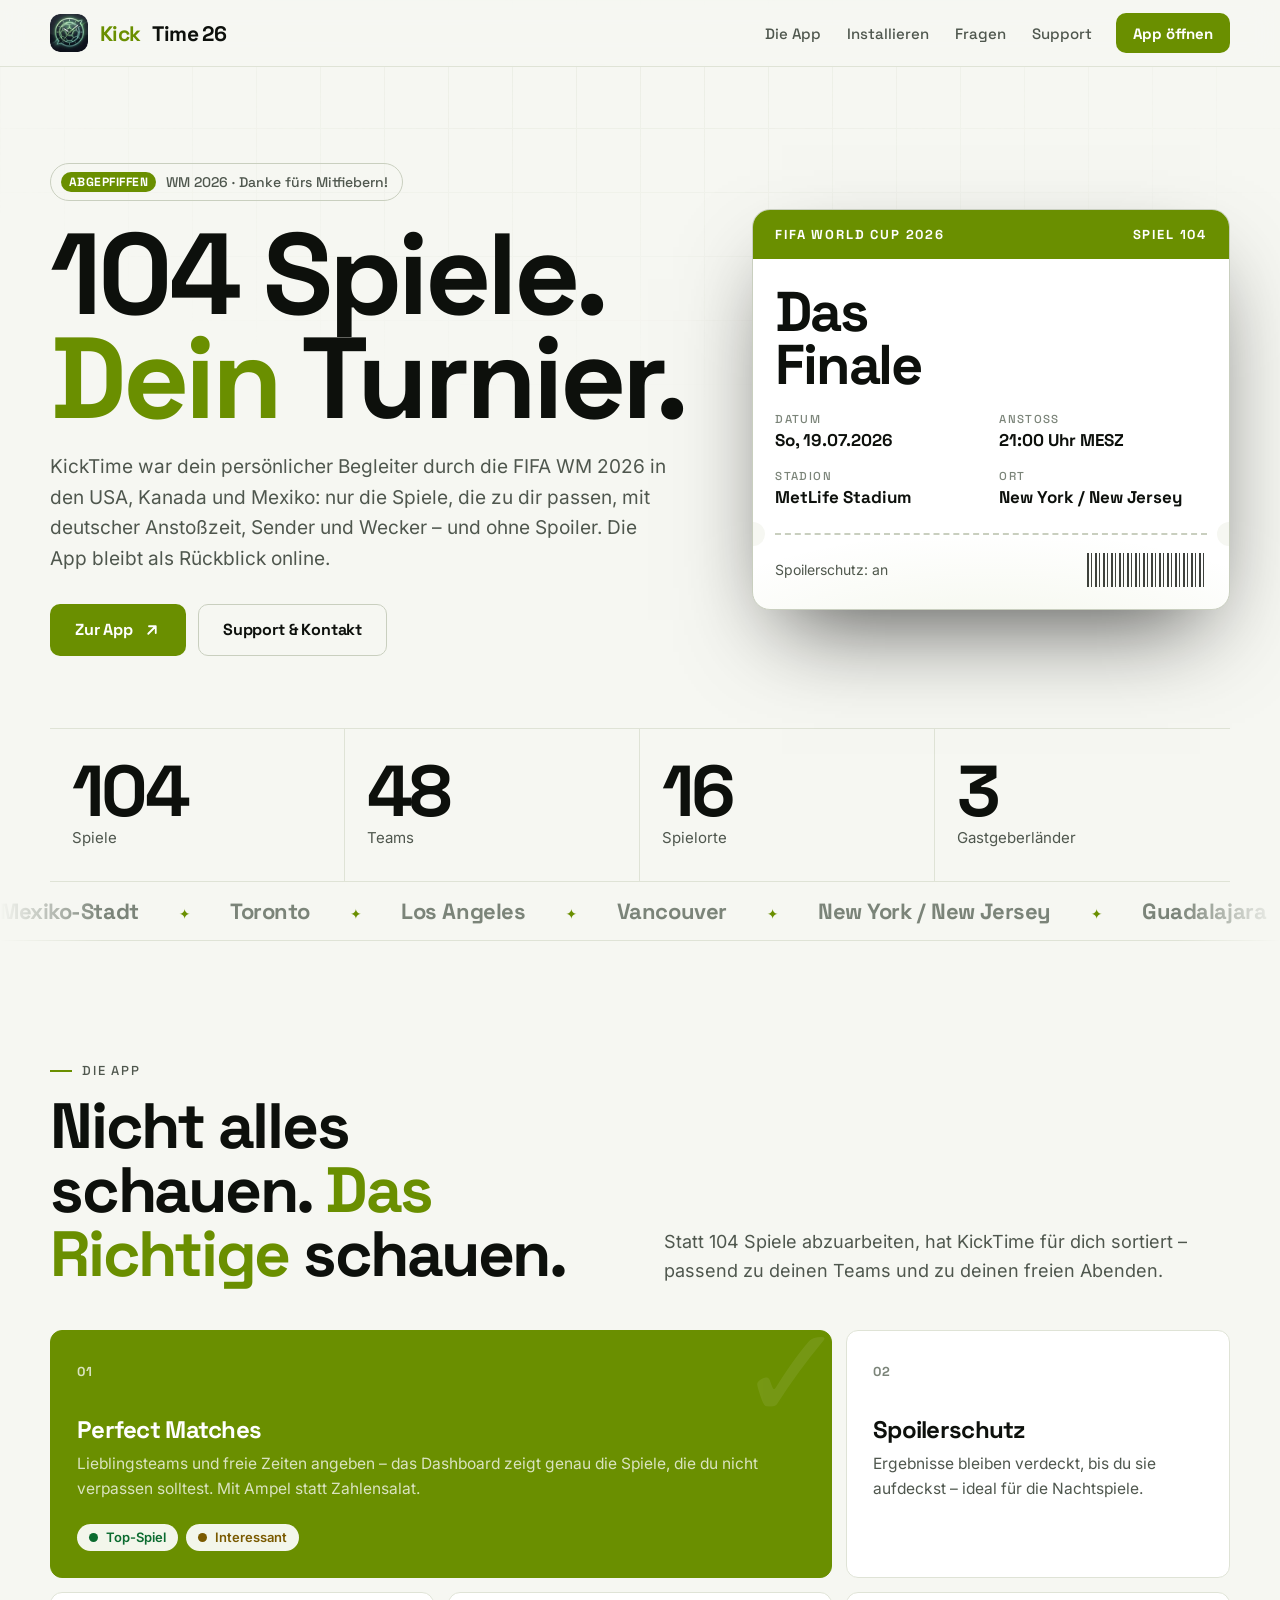
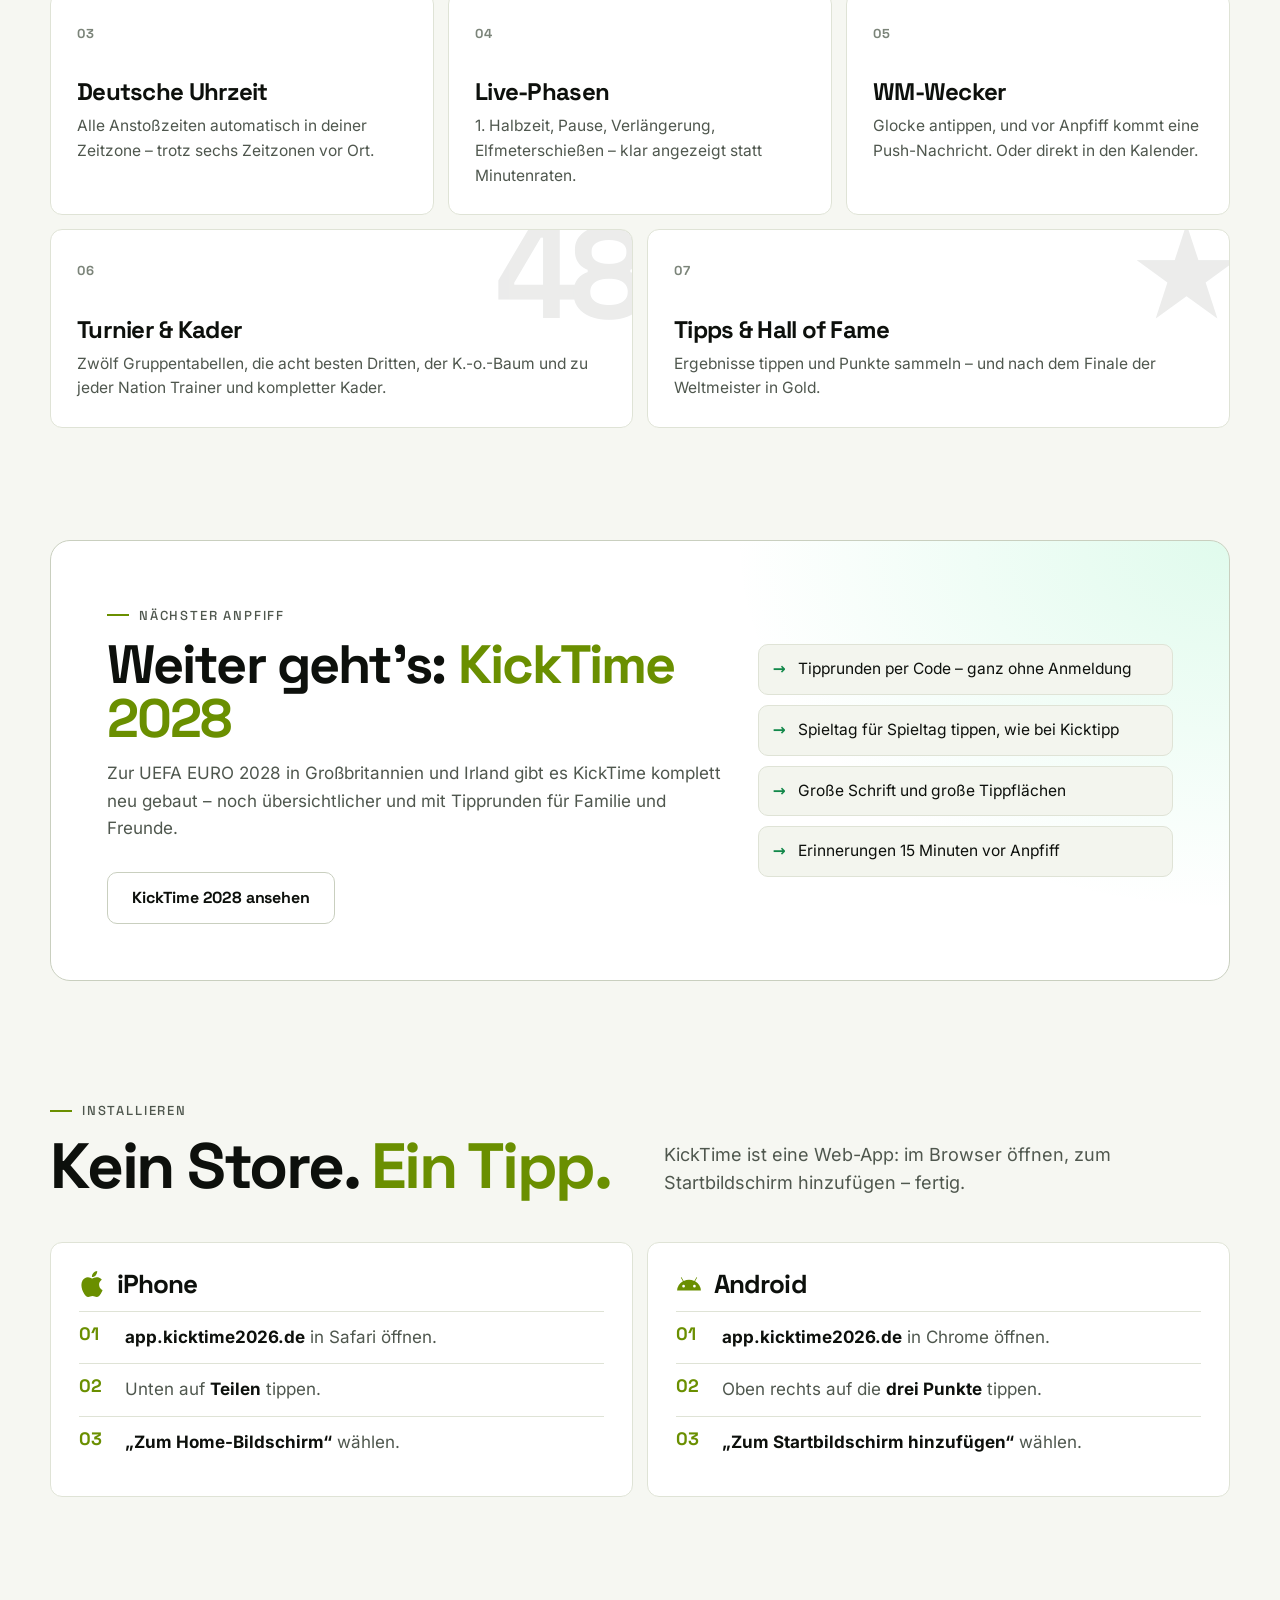
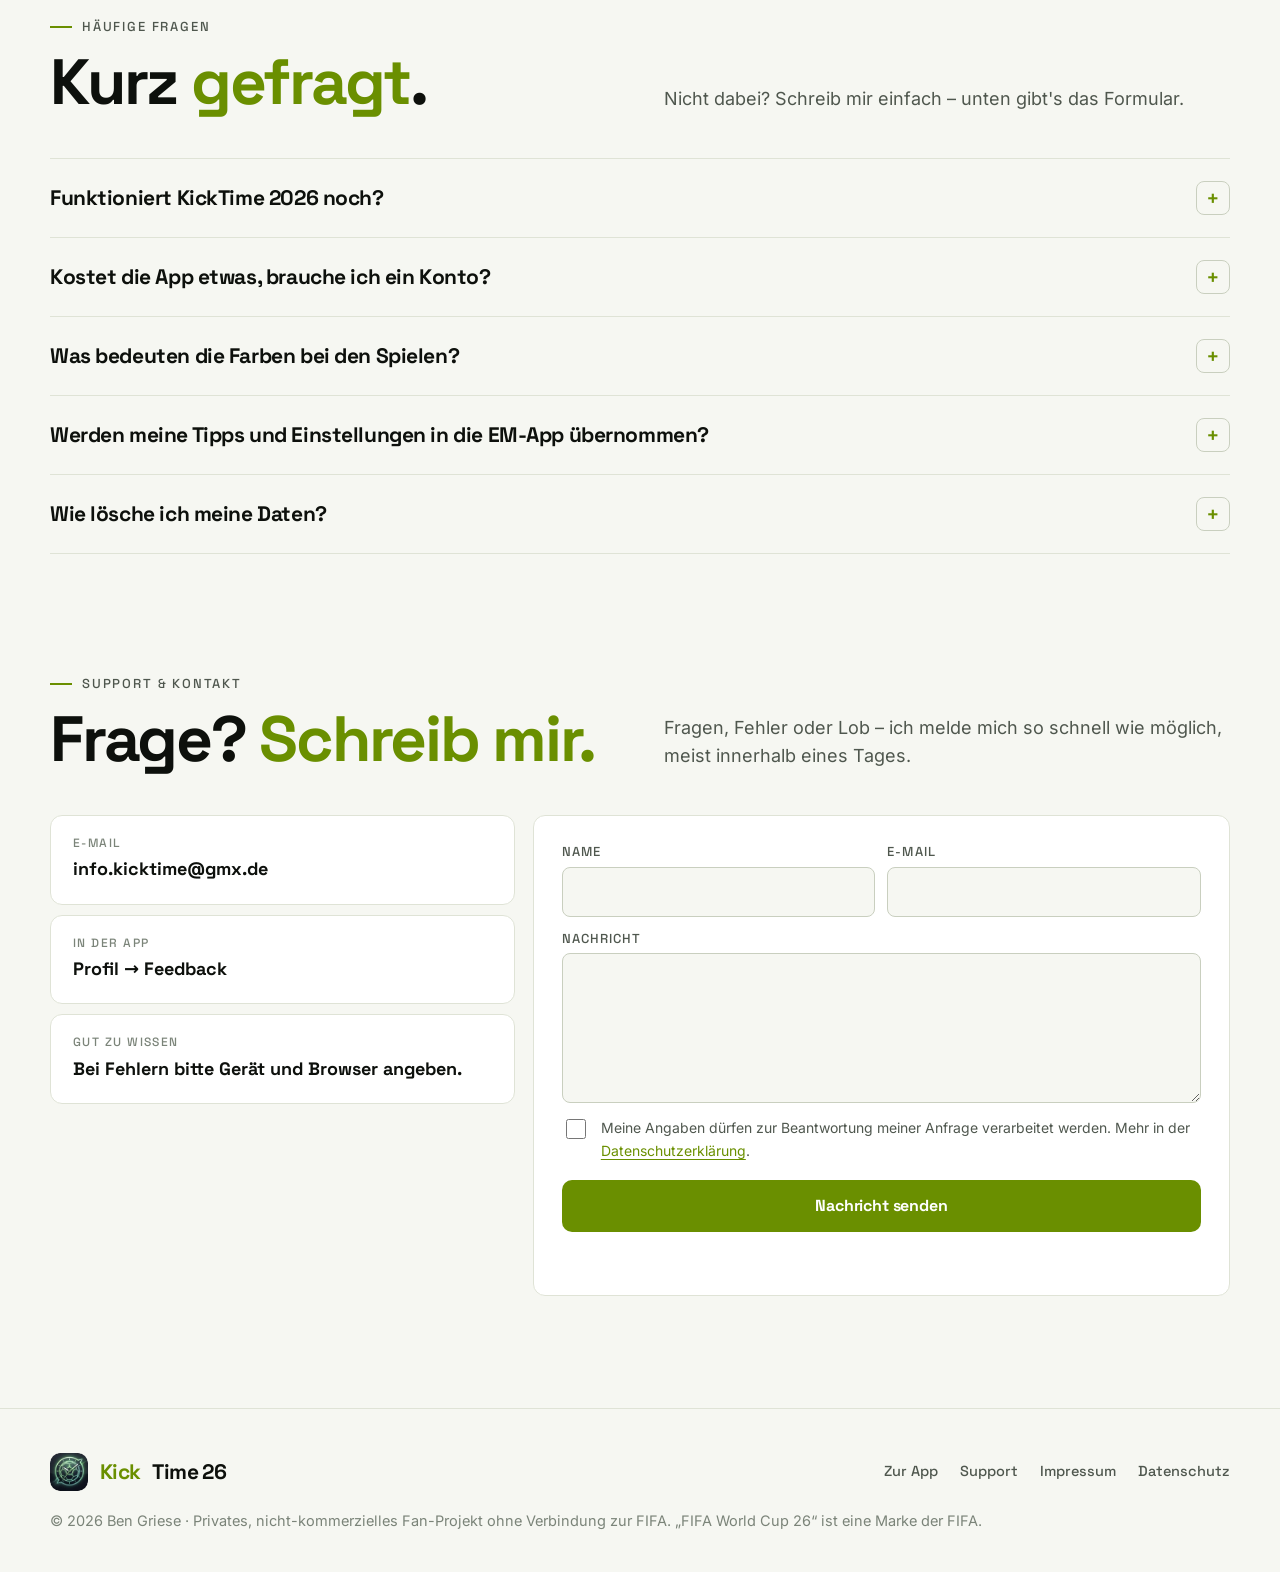
<file: index.html>
<!doctype html>
<html lang="de" class="no-js">
  <head>
    <meta charset="utf-8" />
    <meta name="viewport" content="width=device-width, initial-scale=1, viewport-fit=cover" />
    <title>KickTime 2026 – Dein WM-Begleiter · Hilfe &amp; Support</title>
    <meta
      name="description"
      content="KickTime 2026: der persönliche Begleiter zur FIFA WM 2026 – Perfect Matches, Spoilerschutz, Live-Phasen und Erinnerungen. Rückblick, Anleitung und Support."
    />
    <meta name="theme-color" content="#060708" />
    <link rel="icon" href="logo.ico" sizes="any" />
    <link rel="icon" href="assets/img/logo-96.webp" type="image/webp" />
    <link rel="apple-touch-icon" href="apple-touch-icon.png" />
    <link rel="preload" href="assets/fonts/space-grotesk-700.woff2" as="font" type="font/woff2" crossorigin />
    <link rel="stylesheet" href="assets/css/style.css" />
    <meta property="og:title" content="KickTime 2026 – Dein WM-Begleiter" />
    <meta property="og:description" content="104 Spiele, ein persönlicher Plan: Perfect Matches, Spoilerschutz und Erinnerungen zur WM 2026." />
    <meta property="og:type" content="website" />
    <script>
      document.documentElement.classList.replace("no-js", "js");
    </script>
  </head>
  <body>
    <a class="skip" href="#inhalt">Zum Inhalt springen</a>

    <header class="top">
      <div class="wrap top-in">
        <a class="logo" href="./" aria-label="KickTime 2026 – Startseite">
          <img src="assets/img/logo-96.webp" alt="" width="38" height="38" />
          <span>Kick</span>Time&nbsp;26
        </a>
        <button class="burger" type="button" aria-controls="menu" aria-expanded="false">
          <span class="sr-only">Menü</span>
          <svg viewBox="0 0 24 24" fill="none" stroke="currentColor" stroke-width="2" stroke-linecap="round" aria-hidden="true"><path d="M4 8h16M4 16h16" /></svg>
        </button>
        <nav class="menu" id="menu" aria-label="Hauptnavigation">
          <a href="#app">Die App</a>
          <a href="#installieren">Installieren</a>
          <a href="#fragen">Fragen</a>
          <a href="#support">Support</a>
          <a class="btn btn-lime btn-sm" href="https://app.kicktime2026.de">App öffnen</a>
        </nav>
      </div>
    </header>

    <main id="inhalt">
      <!-- ============ Hero ============ -->
      <section class="hero">
        <div class="wrap hero-in">
          <div>
            <span class="status"><b>Abgepfiffen</b> WM 2026 · Danke fürs Mitfiebern!</span>
            <h1>104 Spiele.<br /><span class="hl">Dein</span> Turnier.</h1>
            <p class="intro">
              KickTime war dein persönlicher Begleiter durch die FIFA WM 2026 in den USA, Kanada und
              Mexiko: nur die Spiele, die zu dir passen, mit deutscher Anstoßzeit, Sender und Wecker –
              und ohne Spoiler. Die App bleibt als Rückblick online.
            </p>
            <div class="hero-cta">
              <a class="btn btn-lime" href="https://app.kicktime2026.de">
                Zur App
                <svg viewBox="0 0 24 24" fill="none" stroke="currentColor" stroke-width="2.4" stroke-linecap="round" stroke-linejoin="round" aria-hidden="true"><path d="M7 17 17 7M8 7h9v9" /></svg>
              </a>
              <a class="btn btn-line" href="#support">Support &amp; Kontakt</a>
            </div>
          </div>

          <div class="ticket up" role="img" aria-label="Stilisiertes Ticket zum WM-Finale am 19. Juli 2026 im MetLife Stadium, New York/New Jersey">
            <div class="ticket-top"><span>FIFA World Cup 2026</span><span>Spiel 104</span></div>
            <div class="ticket-body">
              <div class="stage">Das<br />Finale</div>
              <div class="ticket-meta">
                <div><small>Datum</small><strong>So, 19.07.2026</strong></div>
                <div><small>Anstoß</small><strong>21:00 Uhr MESZ</strong></div>
                <div><small>Stadion</small><strong>MetLife Stadium</strong></div>
                <div><small>Ort</small><strong>New York / New Jersey</strong></div>
              </div>
            </div>
            <div class="ticket-cut"></div>
            <div class="ticket-foot">
              <span>Spoilerschutz: an</span>
              <span class="barcode" aria-hidden="true"></span>
            </div>
          </div>
        </div>
      </section>

      <div class="wrap">
        <div class="stats up">
          <div class="stat"><b>104</b><span>Spiele</span></div>
          <div class="stat"><b>48</b><span>Teams</span></div>
          <div class="stat"><b>16</b><span>Spielorte</span></div>
          <div class="stat"><b>3</b><span>Gastgeberländer</span></div>
        </div>
      </div>

      <div class="ticker" aria-label="Spielorte der WM 2026">
        <div class="ticker-row">
          <span>Mexiko-Stadt</span><span>Toronto</span><span>Los Angeles</span><span>Vancouver</span><span>New York / New Jersey</span><span>Guadalajara</span><span>Boston</span><span>Dallas</span><span>Monterrey</span><span>Miami</span><span>Atlanta</span><span>Houston</span><span>Kansas City</span><span>Philadelphia</span><span>Seattle</span><span>San Francisco</span>
          <span aria-hidden="true">Mexiko-Stadt</span><span aria-hidden="true">Toronto</span><span aria-hidden="true">Los Angeles</span><span aria-hidden="true">Vancouver</span><span aria-hidden="true">New York / New Jersey</span><span aria-hidden="true">Guadalajara</span><span aria-hidden="true">Boston</span><span aria-hidden="true">Dallas</span><span aria-hidden="true">Monterrey</span><span aria-hidden="true">Miami</span><span aria-hidden="true">Atlanta</span><span aria-hidden="true">Houston</span><span aria-hidden="true">Kansas City</span><span aria-hidden="true">Philadelphia</span><span aria-hidden="true">Seattle</span><span aria-hidden="true">San Francisco</span>
        </div>
      </div>

      <!-- ============ Die App ============ -->
      <section id="app">
        <div class="wrap">
          <div class="head up">
            <div>
              <span class="kicker">Die App</span>
              <h2>Nicht alles schauen. <span class="hl">Das Richtige</span> schauen.</h2>
            </div>
            <p>Statt 104 Spiele abzuarbeiten, hat KickTime für dich sortiert – passend zu deinen Teams und zu deinen freien Abenden.</p>
          </div>

          <div class="bento">
            <article class="tile wide accent up">
              <span class="num">01</span>
              <h3>Perfect Matches</h3>
              <p>Lieblingsteams und freie Zeiten angeben – das Dashboard zeigt genau die Spiele, die du nicht verpassen solltest. Mit Ampel statt Zahlensalat.</p>
              <div class="lights" aria-hidden="true"><i class="g">Top-Spiel</i><i class="y">Interessant</i></div>
              <span class="big" aria-hidden="true">✓</span>
            </article>
            <article class="tile up">
              <span class="num">02</span>
              <h3>Spoilerschutz</h3>
              <p>Ergebnisse bleiben verdeckt, bis du sie aufdeckst – ideal für die Nachtspiele.</p>
            </article>
            <article class="tile up">
              <span class="num">03</span>
              <h3>Deutsche Uhrzeit</h3>
              <p>Alle Anstoßzeiten automatisch in deiner Zeitzone – trotz sechs Zeitzonen vor Ort.</p>
            </article>
            <article class="tile up">
              <span class="num">04</span>
              <h3>Live-Phasen</h3>
              <p>1. Halbzeit, Pause, Verlängerung, Elfmeterschießen – klar angezeigt statt Minutenraten.</p>
            </article>
            <article class="tile up">
              <span class="num">05</span>
              <h3>WM-Wecker</h3>
              <p>Glocke antippen, und vor Anpfiff kommt eine Push-Nachricht. Oder direkt in den Kalender.</p>
            </article>
            <article class="tile half up">
              <span class="num">06</span>
              <h3>Turnier &amp; Kader</h3>
              <p>Zwölf Gruppentabellen, die acht besten Dritten, der K.-o.-Baum und zu jeder Nation Trainer und kompletter Kader.</p>
              <span class="big" aria-hidden="true">48</span>
            </article>
            <article class="tile half up">
              <span class="num">07</span>
              <h3>Tipps &amp; Hall of Fame</h3>
              <p>Ergebnisse tippen und Punkte sammeln – und nach dem Finale der Weltmeister in Gold.</p>
              <span class="big" aria-hidden="true">★</span>
            </article>
          </div>
        </div>
      </section>

      <!-- ============ Weiter zur EM 2028 ============ -->
      <section class="flush">
        <div class="wrap">
          <div class="next up">
            <div>
              <span class="kicker">Nächster Anpfiff</span>
              <h2>Weiter geht's: <span class="hl">KickTime 2028</span></h2>
              <p>Zur UEFA EURO 2028 in Großbritannien und Irland gibt es KickTime komplett neu gebaut – noch übersichtlicher und mit Tipprunden für Familie und Freunde.</p>
              <div class="hero-cta">
                <a class="btn btn-line" href="https://app.kicktime2028.de">KickTime 2028 ansehen</a>
              </div>
            </div>
            <ul>
              <li>Tipprunden per Code – ganz ohne Anmeldung</li>
              <li>Spieltag für Spieltag tippen, wie bei Kicktipp</li>
              <li>Große Schrift und große Tippflächen</li>
              <li>Erinnerungen 15 Minuten vor Anpfiff</li>
            </ul>
          </div>
        </div>
      </section>

      <!-- ============ Installieren ============ -->
      <section id="installieren" class="flush">
        <div class="wrap">
          <div class="head up">
            <div>
              <span class="kicker">Installieren</span>
              <h2>Kein Store. <span class="hl">Ein Tipp.</span></h2>
            </div>
            <p>KickTime ist eine Web-App: im Browser öffnen, zum Startbildschirm hinzufügen – fertig.</p>
          </div>
          <div class="how">
            <article class="up">
              <h3>
                <svg viewBox="0 0 24 24" fill="currentColor" aria-hidden="true"><path d="M12.152 6.896c-.948 0-2.415-1.078-3.96-1.04-2.04.027-3.91 1.183-4.961 3.014-2.117 3.675-.546 9.103 1.519 12.09 1.013 1.454 2.208 3.09 3.792 3.039 1.52-.065 2.09-.987 3.935-.987 1.831 0 2.35.987 3.96.948 1.637-.026 2.676-1.48 3.676-2.948 1.156-1.688 1.636-3.325 1.662-3.415-.039-.013-3.182-1.221-3.22-4.857-.026-3.04 2.48-4.494 2.597-4.559-1.429-2.09-3.623-2.324-4.39-2.376-2-.156-3.675 1.09-4.61 1.09zM15.53 3.83c.843-1.012 1.4-2.427 1.245-3.83-1.207.052-2.662.805-3.532 1.818-.78.896-1.454 2.338-1.273 3.714 1.338.104 2.715-.688 3.559-1.701" /></svg>
                iPhone
              </h3>
              <ol>
                <li><strong>app.kicktime2026.de</strong> in Safari öffnen.</li>
                <li>Unten auf <strong>Teilen</strong> tippen.</li>
                <li><strong>„Zum Home-Bildschirm“</strong> wählen.</li>
              </ol>
            </article>
            <article class="up">
              <h3>
                <svg viewBox="0 0 24 24" fill="currentColor" aria-hidden="true"><path d="M17.6 9.48 19.44 6.3a.38.38 0 0 0-.66-.38l-1.86 3.22a11.5 11.5 0 0 0-9.84 0L5.22 5.92a.38.38 0 0 0-.66.38L6.4 9.48A10.8 10.8 0 0 0 1 18h22a10.8 10.8 0 0 0-5.4-8.52ZM7 15.25a1.25 1.25 0 1 1 0-2.5 1.25 1.25 0 0 1 0 2.5Zm10 0a1.25 1.25 0 1 1 0-2.5 1.25 1.25 0 0 1 0 2.5Z" /></svg>
                Android
              </h3>
              <ol>
                <li><strong>app.kicktime2026.de</strong> in Chrome öffnen.</li>
                <li>Oben rechts auf die <strong>drei Punkte</strong> tippen.</li>
                <li><strong>„Zum Startbildschirm hinzufügen“</strong> wählen.</li>
              </ol>
            </article>
          </div>
        </div>
      </section>

      <!-- ============ Fragen ============ -->
      <section id="fragen" class="flush">
        <div class="wrap">
          <div class="head up">
            <div>
              <span class="kicker">Häufige Fragen</span>
              <h2>Kurz <span class="hl">gefragt</span>.</h2>
            </div>
            <p>Nicht dabei? Schreib mir einfach – unten gibt's das Formular.</p>
          </div>
          <div class="qa up">
            <details>
              <summary>Funktioniert KickTime 2026 noch?</summary>
              <div class="a"><p>Ja. Die WM ist vorbei, die App bleibt aber als Rückblick online – mit allen Ergebnissen, Tabellen und deinen Tipps. Erinnerungen werden keine mehr verschickt.</p></div>
            </details>
            <details>
              <summary>Kostet die App etwas, brauche ich ein Konto?</summary>
              <div class="a"><p>Nein. KickTime ist kostenlos, werbefrei und kommt ohne Anmeldung aus. Deine Einstellungen bleiben auf deinem Gerät.</p></div>
            </details>
            <details>
              <summary>Was bedeuten die Farben bei den Spielen?</summary>
              <div class="a"><p>Grün heißt Top-Spiel – eins deiner Teams oder eine K.-o.-Runde. Gelb heißt interessant. Ein roter, pulsierender Rahmen zeigt, dass das Spiel gerade läuft.</p></div>
            </details>
            <details>
              <summary>Werden meine Tipps und Einstellungen in die EM-App übernommen?</summary>
              <div class="a"><p>Nein. KickTime 2028 ist eine eigene App. Teams und Zeiten richtest du dort in einer Minute neu ein.</p></div>
            </details>
            <details>
              <summary>Wie lösche ich meine Daten?</summary>
              <div class="a"><p>Deine Einstellungen liegen im Browser deines Geräts – löschst du die App bzw. die Website-Daten, sind sie weg. Erinnerungen schaltest du im Profil ab. Für alles Weitere genügt eine kurze Nachricht, siehe <a href="datenschutz.html">Datenschutz</a>.</p></div>
            </details>
          </div>
        </div>
      </section>

      <!-- ============ Support ============ -->
      <section id="support" class="flush">
        <div class="wrap">
          <div class="head up">
            <div>
              <span class="kicker">Support &amp; Kontakt</span>
              <h2>Frage? <span class="hl">Schreib mir.</span></h2>
            </div>
            <p>Fragen, Fehler oder Lob – ich melde mich so schnell wie möglich, meist innerhalb eines Tages.</p>
          </div>
          <div class="help">
            <div class="channels up">
              <a class="channel" href="mailto:info.kicktime@gmx.de"><small>E-Mail</small><strong>info.kicktime@gmx.de</strong></a>
              <a class="channel" href="https://app.kicktime2026.de"><small>In der App</small><strong>Profil → Feedback</strong></a>
              <div class="channel"><small>Gut zu wissen</small><strong>Bei Fehlern bitte Gerät und Browser angeben.</strong></div>
            </div>
            <form class="form up" id="support-form" action="https://formspree.io/f/mpqnnabg" method="post">
              <div class="two">
                <div class="field">
                  <label for="name">Name</label>
                  <input id="name" name="name" type="text" autocomplete="name" required maxlength="80" />
                </div>
                <div class="field">
                  <label for="email">E-Mail</label>
                  <input id="email" name="email" type="email" autocomplete="email" required maxlength="120" />
                </div>
              </div>
              <div class="field">
                <label for="nachricht">Nachricht</label>
                <textarea id="nachricht" name="message" required maxlength="4000"></textarea>
              </div>
              <input class="hp" type="text" name="_gotcha" tabindex="-1" autocomplete="off" aria-hidden="true" />
              <input type="hidden" name="_subject" value="KickTime 2026 – Support-Anfrage" />
              <label class="agree">
                <input type="checkbox" required />
                <span>Meine Angaben dürfen zur Beantwortung meiner Anfrage verarbeitet werden. Mehr in der <a href="datenschutz.html#kontakt">Datenschutzerklärung</a>.</span>
              </label>
              <button class="btn btn-lime" type="submit">Nachricht senden</button>
              <p class="form-status" role="status" aria-live="polite"></p>
            </form>
          </div>
        </div>
      </section>
    </main>

    <footer class="foot">
      <div class="wrap">
        <div class="foot-in">
          <a class="logo" href="./" aria-label="KickTime 2026 – Startseite">
            <img src="assets/img/logo-96.webp" alt="" width="38" height="38" />
            <span>Kick</span>Time&nbsp;26
          </a>
          <nav aria-label="Rechtliches">
            <a href="https://app.kicktime2026.de">Zur App</a>
            <a href="#support">Support</a>
            <a href="impressum.html">Impressum</a>
            <a href="datenschutz.html">Datenschutz</a>
          </nav>
        </div>
        <p>© <span data-year>2026</span> Ben Griese · Privates, nicht-kommerzielles Fan-Projekt ohne Verbindung zur FIFA. „FIFA World Cup 26“ ist eine Marke der FIFA.</p>
      </div>
    </footer>

    <script src="assets/js/main.js" defer></script>
  </body>
</html>
</file>
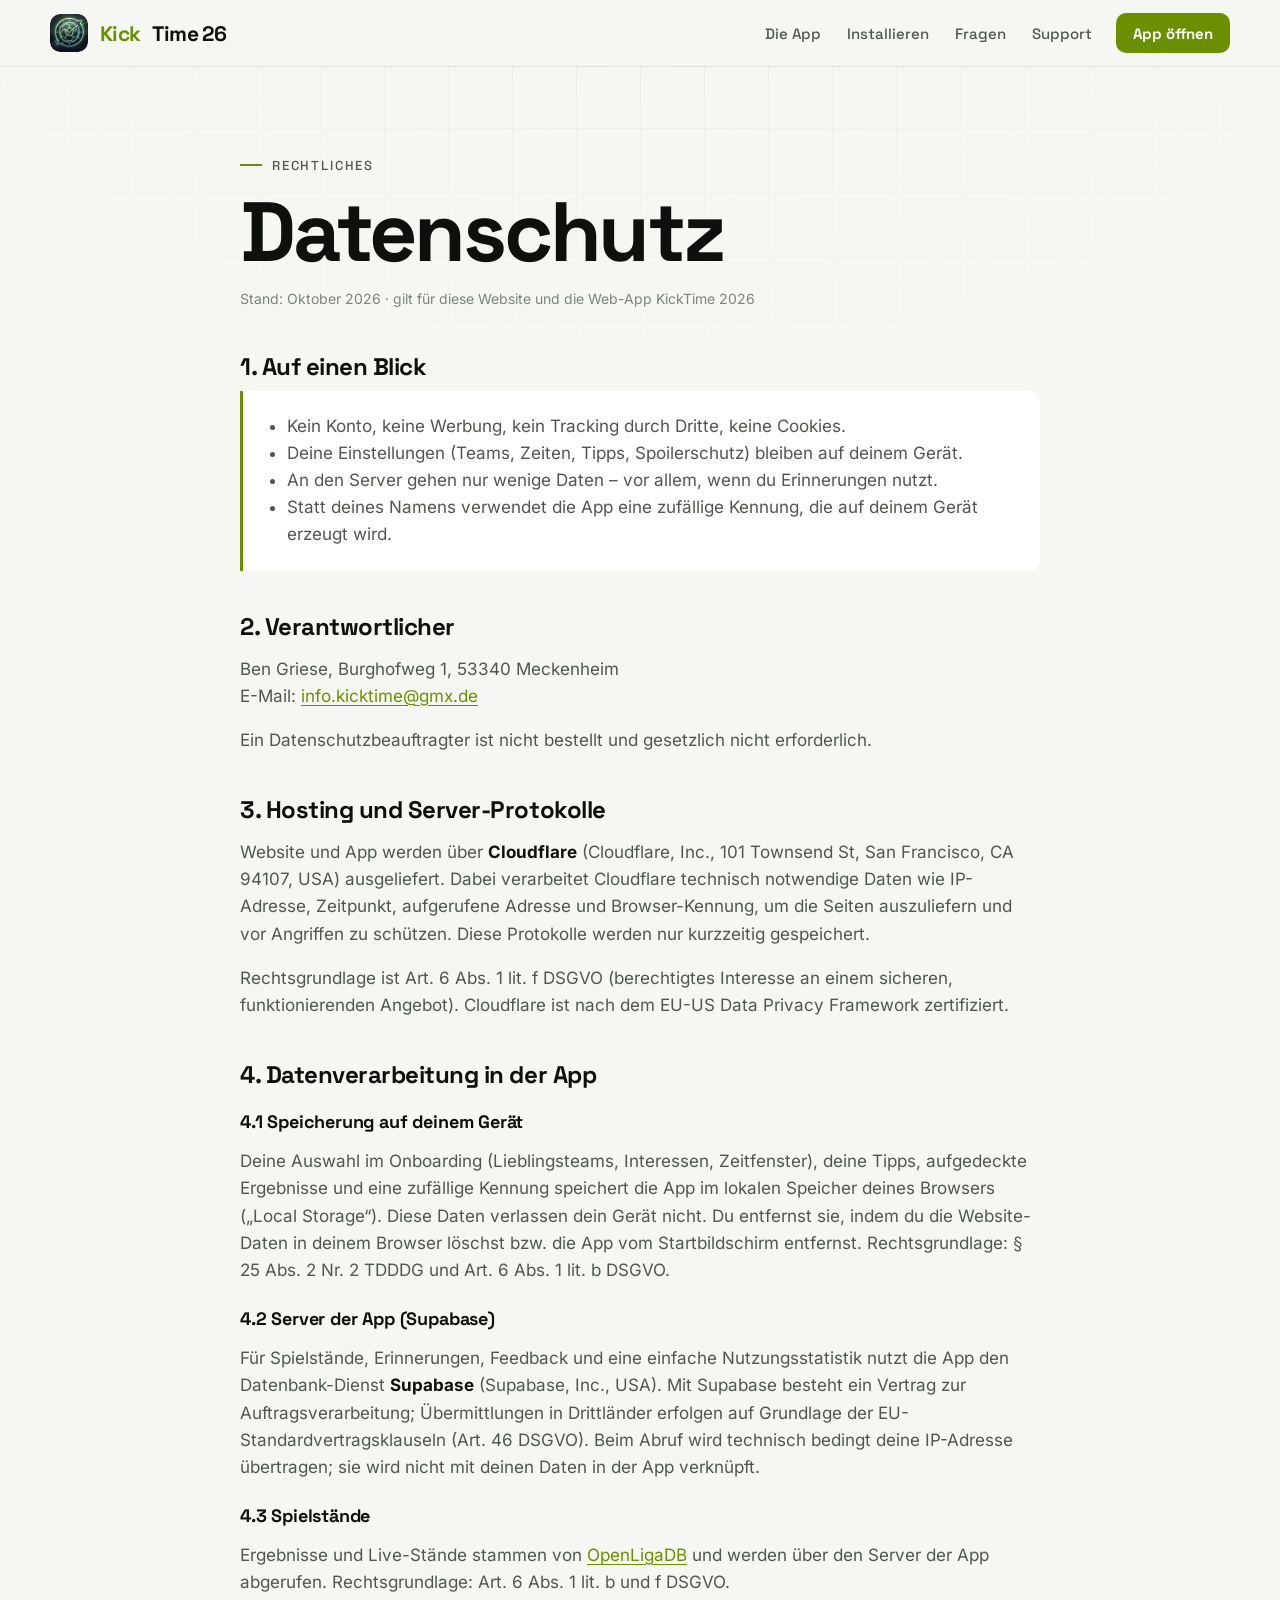
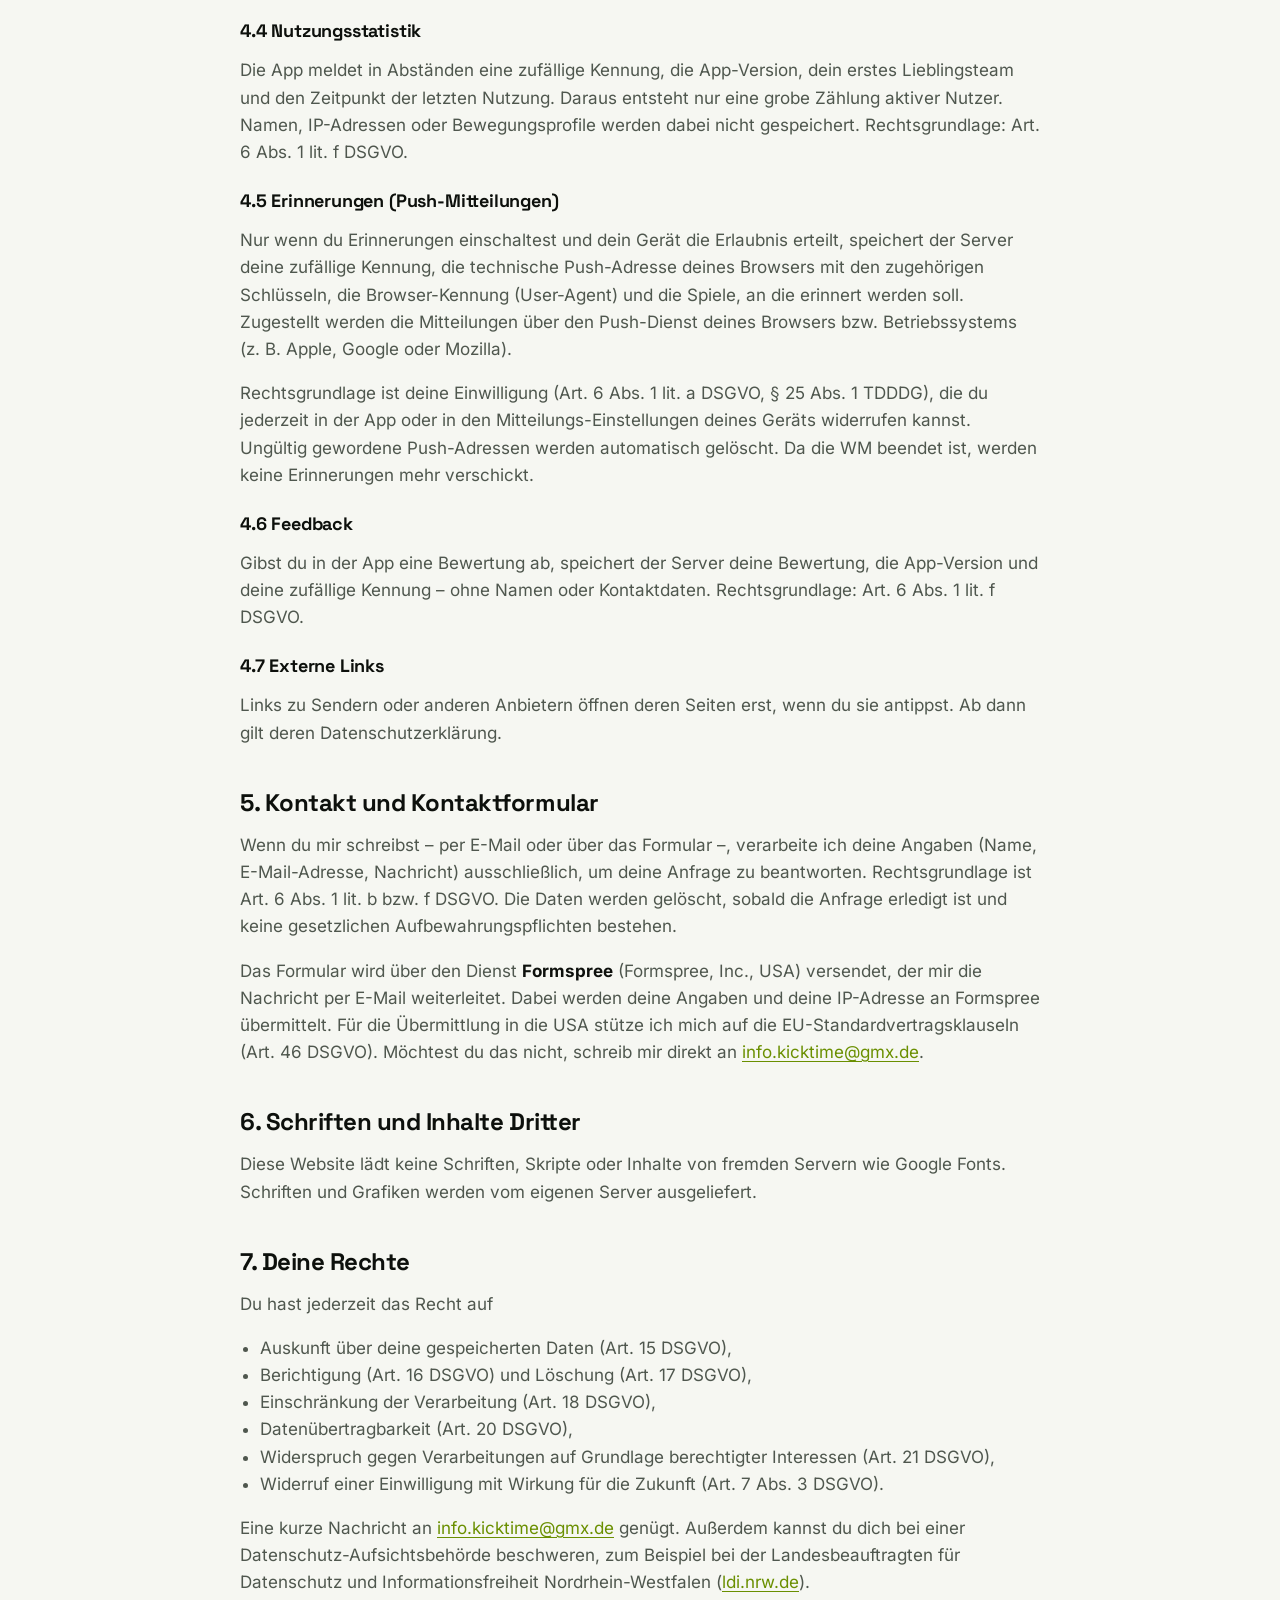
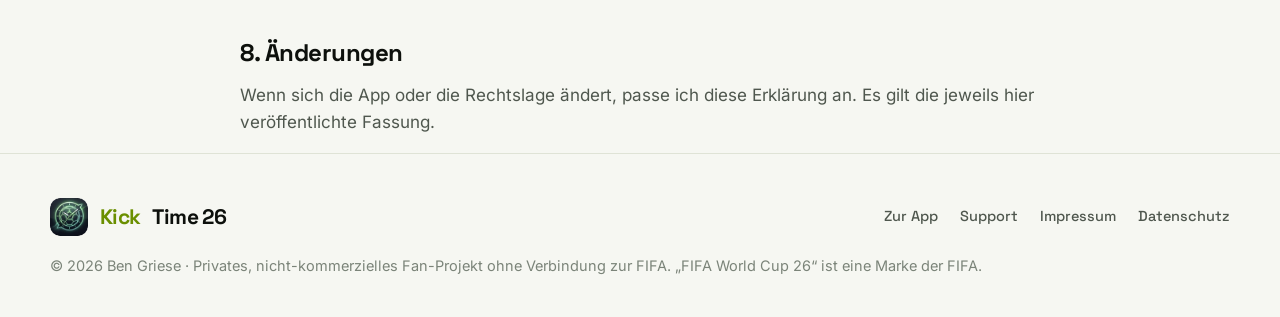
<file: datenschutz.html>
<!doctype html>
<html lang="de" class="no-js">
  <head>
    <meta charset="utf-8" />
    <meta name="viewport" content="width=device-width, initial-scale=1, viewport-fit=cover" />
    <title>Datenschutz · KickTime 2026</title>
    <meta name="description" content="Datenschutzerklärung für die Website und die Web-App KickTime 2026." />
    <meta name="theme-color" content="#060708" />
    <link rel="icon" href="logo.ico" sizes="any" />
    <link rel="icon" href="assets/img/logo-96.webp" type="image/webp" />
    <link rel="apple-touch-icon" href="apple-touch-icon.png" />
    <link rel="preload" href="assets/fonts/space-grotesk-700.woff2" as="font" type="font/woff2" crossorigin />
    <link rel="stylesheet" href="assets/css/style.css" />
    <meta name="robots" content="noindex, follow" />
    <script>
      document.documentElement.classList.replace("no-js", "js");
    </script>
  </head>
  <body>
    <a class="skip" href="#inhalt">Zum Inhalt springen</a>

    <header class="top">
      <div class="wrap top-in">
        <a class="logo" href="./" aria-label="KickTime 2026 – Startseite">
          <img src="assets/img/logo-96.webp" alt="" width="38" height="38" />
          <span>Kick</span>Time&nbsp;26
        </a>
        <button class="burger" type="button" aria-controls="menu" aria-expanded="false">
          <span class="sr-only">Menü</span>
          <svg viewBox="0 0 24 24" fill="none" stroke="currentColor" stroke-width="2" stroke-linecap="round" aria-hidden="true"><path d="M4 8h16M4 16h16" /></svg>
        </button>
        <nav class="menu" id="menu" aria-label="Hauptnavigation">
          <a href="./#app">Die App</a>
          <a href="./#installieren">Installieren</a>
          <a href="./#fragen">Fragen</a>
          <a href="./#support">Support</a>
          <a class="btn btn-lime btn-sm" href="https://app.kicktime2026.de">App öffnen</a>
        </nav>
      </div>
    </header>

    <main id="inhalt" class="doc">
      <div class="wrap doc-in">
        <span class="kicker">Rechtliches</span>
        <h1>Datenschutz</h1>
        <p class="stand">Stand: Oktober 2026 · gilt für diese Website und die Web-App KickTime 2026</p>

        <h2>1. Auf einen Blick</h2>
        <div class="box">
          <ul>
            <li>Kein Konto, keine Werbung, kein Tracking durch Dritte, keine Cookies.</li>
            <li>Deine Einstellungen (Teams, Zeiten, Tipps, Spoilerschutz) bleiben auf deinem Gerät.</li>
            <li>An den Server gehen nur wenige Daten – vor allem, wenn du Erinnerungen nutzt.</li>
            <li>Statt deines Namens verwendet die App eine zufällige Kennung, die auf deinem Gerät erzeugt wird.</li>
          </ul>
        </div>

        <h2>2. Verantwortlicher</h2>
        <p>Ben Griese, Burghofweg 1, 53340 Meckenheim<br />E-Mail: <a href="mailto:info.kicktime@gmx.de">info.kicktime@gmx.de</a></p>
        <p>Ein Datenschutzbeauftragter ist nicht bestellt und gesetzlich nicht erforderlich.</p>

        <h2>3. Hosting und Server-Protokolle</h2>
        <p>Website und App werden über <strong>Cloudflare</strong> (Cloudflare, Inc., 101 Townsend St, San Francisco, CA 94107, USA) ausgeliefert. Dabei verarbeitet Cloudflare technisch notwendige Daten wie IP-Adresse, Zeitpunkt, aufgerufene Adresse und Browser-Kennung, um die Seiten auszuliefern und vor Angriffen zu schützen. Diese Protokolle werden nur kurzzeitig gespeichert.</p>
        <p>Rechtsgrundlage ist Art. 6 Abs. 1 lit. f DSGVO (berechtigtes Interesse an einem sicheren, funktionierenden Angebot). Cloudflare ist nach dem EU-US Data Privacy Framework zertifiziert.</p>

        <h2>4. Datenverarbeitung in der App</h2>

        <h3>4.1 Speicherung auf deinem Gerät</h3>
        <p>Deine Auswahl im Onboarding (Lieblingsteams, Interessen, Zeitfenster), deine Tipps, aufgedeckte Ergebnisse und eine zufällige Kennung speichert die App im lokalen Speicher deines Browsers („Local Storage“). Diese Daten verlassen dein Gerät nicht. Du entfernst sie, indem du die Website-Daten in deinem Browser löschst bzw. die App vom Startbildschirm entfernst. Rechtsgrundlage: § 25 Abs. 2 Nr. 2 TDDDG und Art. 6 Abs. 1 lit. b DSGVO.</p>

        <h3>4.2 Server der App (Supabase)</h3>
        <p>Für Spielstände, Erinnerungen, Feedback und eine einfache Nutzungsstatistik nutzt die App den Datenbank-Dienst <strong>Supabase</strong> (Supabase, Inc., USA). Mit Supabase besteht ein Vertrag zur Auftragsverarbeitung; Übermittlungen in Drittländer erfolgen auf Grundlage der EU-Standardvertragsklauseln (Art. 46 DSGVO). Beim Abruf wird technisch bedingt deine IP-Adresse übertragen; sie wird nicht mit deinen Daten in der App verknüpft.</p>

        <h3>4.3 Spielstände</h3>
        <p>Ergebnisse und Live-Stände stammen von <a href="https://www.openligadb.de" rel="noopener">OpenLigaDB</a> und werden über den Server der App abgerufen. Rechtsgrundlage: Art. 6 Abs. 1 lit. b und f DSGVO.</p>

        <h3>4.4 Nutzungsstatistik</h3>
        <p>Die App meldet in Abständen eine zufällige Kennung, die App-Version, dein erstes Lieblingsteam und den Zeitpunkt der letzten Nutzung. Daraus entsteht nur eine grobe Zählung aktiver Nutzer. Namen, IP-Adressen oder Bewegungsprofile werden dabei nicht gespeichert. Rechtsgrundlage: Art. 6 Abs. 1 lit. f DSGVO.</p>

        <h3>4.5 Erinnerungen (Push-Mitteilungen)</h3>
        <p>Nur wenn du Erinnerungen einschaltest und dein Gerät die Erlaubnis erteilt, speichert der Server deine zufällige Kennung, die technische Push-Adresse deines Browsers mit den zugehörigen Schlüsseln, die Browser-Kennung (User-Agent) und die Spiele, an die erinnert werden soll. Zugestellt werden die Mitteilungen über den Push-Dienst deines Browsers bzw. Betriebssystems (z. B. Apple, Google oder Mozilla).</p>
        <p>Rechtsgrundlage ist deine Einwilligung (Art. 6 Abs. 1 lit. a DSGVO, § 25 Abs. 1 TDDDG), die du jederzeit in der App oder in den Mitteilungs-Einstellungen deines Geräts widerrufen kannst. Ungültig gewordene Push-Adressen werden automatisch gelöscht. Da die WM beendet ist, werden keine Erinnerungen mehr verschickt.</p>

        <h3>4.6 Feedback</h3>
        <p>Gibst du in der App eine Bewertung ab, speichert der Server deine Bewertung, die App-Version und deine zufällige Kennung – ohne Namen oder Kontaktdaten. Rechtsgrundlage: Art. 6 Abs. 1 lit. f DSGVO.</p>

        <h3>4.7 Externe Links</h3>
        <p>Links zu Sendern oder anderen Anbietern öffnen deren Seiten erst, wenn du sie antippst. Ab dann gilt deren Datenschutzerklärung.</p>

        <h2 id="kontakt">5. Kontakt und Kontaktformular</h2>
        <p>Wenn du mir schreibst – per E-Mail oder über das Formular –, verarbeite ich deine Angaben (Name, E-Mail-Adresse, Nachricht) ausschließlich, um deine Anfrage zu beantworten. Rechtsgrundlage ist Art. 6 Abs. 1 lit. b bzw. f DSGVO. Die Daten werden gelöscht, sobald die Anfrage erledigt ist und keine gesetzlichen Aufbewahrungspflichten bestehen.</p>
        <p>Das Formular wird über den Dienst <strong>Formspree</strong> (Formspree, Inc., USA) versendet, der mir die Nachricht per E-Mail weiterleitet. Dabei werden deine Angaben und deine IP-Adresse an Formspree übermittelt. Für die Übermittlung in die USA stütze ich mich auf die EU-Standardvertragsklauseln (Art. 46 DSGVO). Möchtest du das nicht, schreib mir direkt an <a href="mailto:info.kicktime@gmx.de">info.kicktime@gmx.de</a>.</p>

        <h2>6. Schriften und Inhalte Dritter</h2>
        <p>Diese Website lädt keine Schriften, Skripte oder Inhalte von fremden Servern wie Google Fonts. Schriften und Grafiken werden vom eigenen Server ausgeliefert.</p>

        <h2>7. Deine Rechte</h2>
        <p>Du hast jederzeit das Recht auf</p>
        <ul>
          <li>Auskunft über deine gespeicherten Daten (Art. 15 DSGVO),</li>
          <li>Berichtigung (Art. 16 DSGVO) und Löschung (Art. 17 DSGVO),</li>
          <li>Einschränkung der Verarbeitung (Art. 18 DSGVO),</li>
          <li>Datenübertragbarkeit (Art. 20 DSGVO),</li>
          <li>Widerspruch gegen Verarbeitungen auf Grundlage berechtigter Interessen (Art. 21 DSGVO),</li>
          <li>Widerruf einer Einwilligung mit Wirkung für die Zukunft (Art. 7 Abs. 3 DSGVO).</li>
        </ul>
        <p>Eine kurze Nachricht an <a href="mailto:info.kicktime@gmx.de">info.kicktime@gmx.de</a> genügt. Außerdem kannst du dich bei einer Datenschutz-Aufsichtsbehörde beschweren, zum Beispiel bei der Landesbeauftragten für Datenschutz und Informationsfreiheit Nordrhein-Westfalen (<a href="https://www.ldi.nrw.de" rel="noopener">ldi.nrw.de</a>).</p>

        <h2>8. Änderungen</h2>
        <p>Wenn sich die App oder die Rechtslage ändert, passe ich diese Erklärung an. Es gilt die jeweils hier veröffentlichte Fassung.</p>
      </div>
    </main>

    <footer class="foot">
      <div class="wrap">
        <div class="foot-in">
          <a class="logo" href="./" aria-label="KickTime 2026 – Startseite">
            <img src="assets/img/logo-96.webp" alt="" width="38" height="38" />
            <span>Kick</span>Time&nbsp;26
          </a>
          <nav aria-label="Rechtliches">
            <a href="https://app.kicktime2026.de">Zur App</a>
            <a href="./#support">Support</a>
            <a href="impressum.html">Impressum</a>
            <a href="datenschutz.html">Datenschutz</a>
          </nav>
        </div>
        <p>© <span data-year>2026</span> Ben Griese · Privates, nicht-kommerzielles Fan-Projekt ohne Verbindung zur FIFA. „FIFA World Cup 26“ ist eine Marke der FIFA.</p>
      </div>
    </footer>

    <script src="assets/js/main.js" defer></script>
  </body>
</html>
</file>
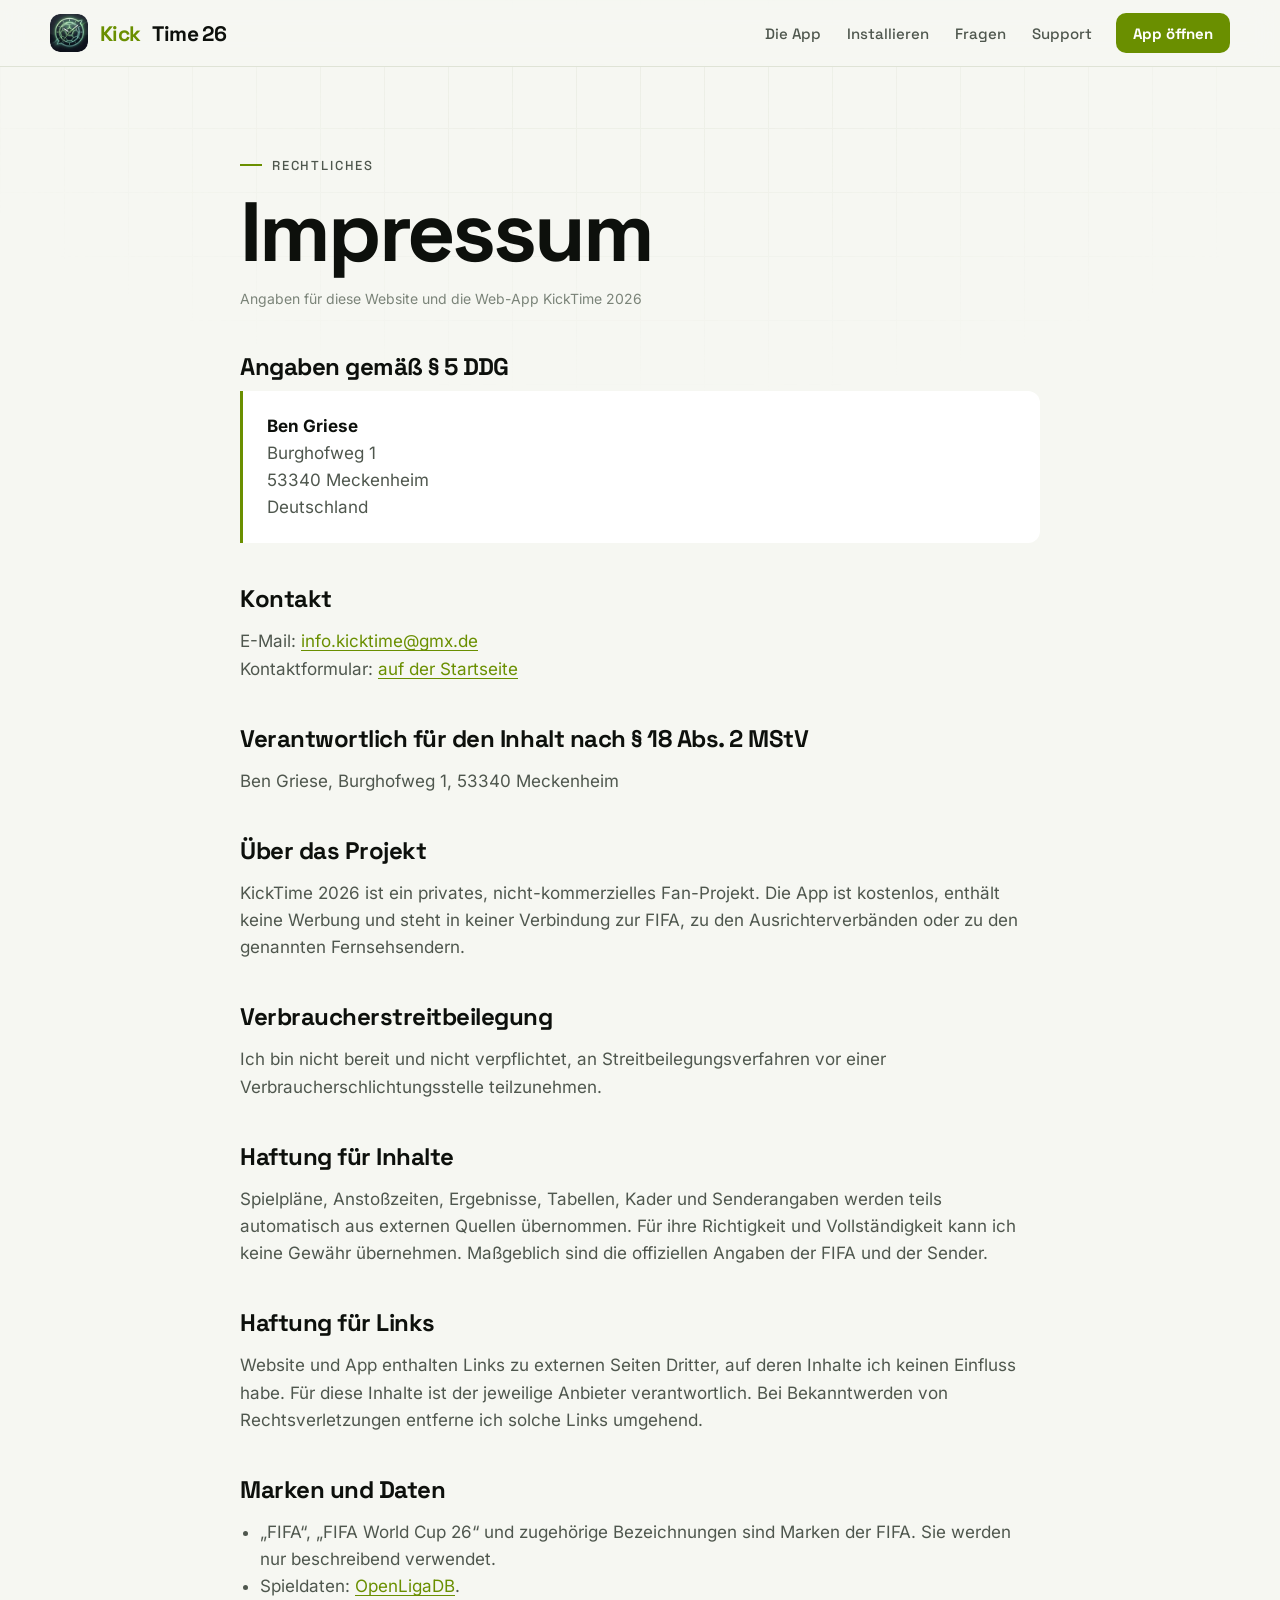
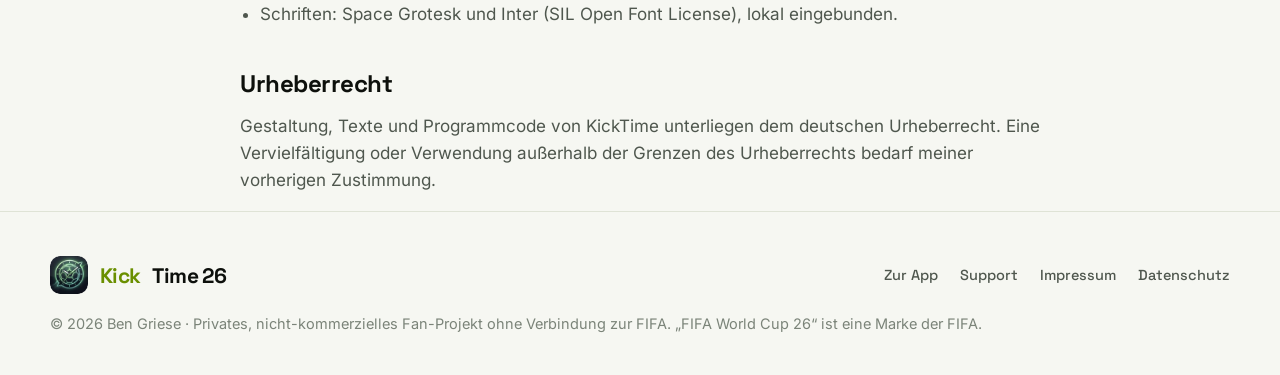
<file: impressum.html>
<!doctype html>
<html lang="de" class="no-js">
  <head>
    <meta charset="utf-8" />
    <meta name="viewport" content="width=device-width, initial-scale=1, viewport-fit=cover" />
    <title>Impressum · KickTime 2026</title>
    <meta name="description" content="Impressum von KickTime 2026 – Anbieterkennzeichnung nach § 5 DDG." />
    <meta name="theme-color" content="#060708" />
    <link rel="icon" href="logo.ico" sizes="any" />
    <link rel="icon" href="assets/img/logo-96.webp" type="image/webp" />
    <link rel="apple-touch-icon" href="apple-touch-icon.png" />
    <link rel="preload" href="assets/fonts/space-grotesk-700.woff2" as="font" type="font/woff2" crossorigin />
    <link rel="stylesheet" href="assets/css/style.css" />
    <meta name="robots" content="noindex, follow" />
    <script>
      document.documentElement.classList.replace("no-js", "js");
    </script>
  </head>
  <body>
    <a class="skip" href="#inhalt">Zum Inhalt springen</a>

    <header class="top">
      <div class="wrap top-in">
        <a class="logo" href="./" aria-label="KickTime 2026 – Startseite">
          <img src="assets/img/logo-96.webp" alt="" width="38" height="38" />
          <span>Kick</span>Time&nbsp;26
        </a>
        <button class="burger" type="button" aria-controls="menu" aria-expanded="false">
          <span class="sr-only">Menü</span>
          <svg viewBox="0 0 24 24" fill="none" stroke="currentColor" stroke-width="2" stroke-linecap="round" aria-hidden="true"><path d="M4 8h16M4 16h16" /></svg>
        </button>
        <nav class="menu" id="menu" aria-label="Hauptnavigation">
          <a href="./#app">Die App</a>
          <a href="./#installieren">Installieren</a>
          <a href="./#fragen">Fragen</a>
          <a href="./#support">Support</a>
          <a class="btn btn-lime btn-sm" href="https://app.kicktime2026.de">App öffnen</a>
        </nav>
      </div>
    </header>

    <main id="inhalt" class="doc">
      <div class="wrap doc-in">
        <span class="kicker">Rechtliches</span>
        <h1>Impressum</h1>
        <p class="stand">Angaben für diese Website und die Web-App KickTime 2026</p>

        <h2>Angaben gemäß § 5 DDG</h2>
        <div class="box"><p><strong>Ben Griese</strong><br />Burghofweg 1<br />53340 Meckenheim<br />Deutschland</p></div>

        <h2>Kontakt</h2>
        <p>E-Mail: <a href="mailto:info.kicktime@gmx.de">info.kicktime@gmx.de</a><br />Kontaktformular: <a href="index.html#support-form">auf der Startseite</a></p>

        <h2>Verantwortlich für den Inhalt nach § 18 Abs. 2 MStV</h2>
        <p>Ben Griese, Burghofweg 1, 53340 Meckenheim</p>

        <h2>Über das Projekt</h2>
        <p>KickTime 2026 ist ein privates, nicht-kommerzielles Fan-Projekt. Die App ist kostenlos, enthält keine Werbung und steht in keiner Verbindung zur FIFA, zu den Ausrichterverbänden oder zu den genannten Fernsehsendern.</p>

        <h2>Verbraucherstreitbeilegung</h2>
        <p>Ich bin nicht bereit und nicht verpflichtet, an Streitbeilegungsverfahren vor einer Verbraucherschlichtungsstelle teilzunehmen.</p>

        <h2>Haftung für Inhalte</h2>
        <p>Spielpläne, Anstoßzeiten, Ergebnisse, Tabellen, Kader und Senderangaben werden teils automatisch aus externen Quellen übernommen. Für ihre Richtigkeit und Vollständigkeit kann ich keine Gewähr übernehmen. Maßgeblich sind die offiziellen Angaben der FIFA und der Sender.</p>

        <h2>Haftung für Links</h2>
        <p>Website und App enthalten Links zu externen Seiten Dritter, auf deren Inhalte ich keinen Einfluss habe. Für diese Inhalte ist der jeweilige Anbieter verantwortlich. Bei Bekanntwerden von Rechtsverletzungen entferne ich solche Links umgehend.</p>

        <h2>Marken und Daten</h2>
        <ul>
          <li>„FIFA“, „FIFA World Cup 26“ und zugehörige Bezeichnungen sind Marken der FIFA. Sie werden nur beschreibend verwendet.</li>
          <li>Spieldaten: <a href="https://www.openligadb.de" rel="noopener">OpenLigaDB</a>.</li>
          <li>Schriften: Space Grotesk und Inter (SIL Open Font License), lokal eingebunden.</li>
        </ul>

        <h2>Urheberrecht</h2>
        <p>Gestaltung, Texte und Programmcode von KickTime unterliegen dem deutschen Urheberrecht. Eine Vervielfältigung oder Verwendung außerhalb der Grenzen des Urheberrechts bedarf meiner vorherigen Zustimmung.</p>
      </div>
    </main>

    <footer class="foot">
      <div class="wrap">
        <div class="foot-in">
          <a class="logo" href="./" aria-label="KickTime 2026 – Startseite">
            <img src="assets/img/logo-96.webp" alt="" width="38" height="38" />
            <span>Kick</span>Time&nbsp;26
          </a>
          <nav aria-label="Rechtliches">
            <a href="https://app.kicktime2026.de">Zur App</a>
            <a href="./#support">Support</a>
            <a href="impressum.html">Impressum</a>
            <a href="datenschutz.html">Datenschutz</a>
          </nav>
        </div>
        <p>© <span data-year>2026</span> Ben Griese · Privates, nicht-kommerzielles Fan-Projekt ohne Verbindung zur FIFA. „FIFA World Cup 26“ ist eine Marke der FIFA.</p>
      </div>
    </footer>

    <script src="assets/js/main.js" defer></script>
  </body>
</html>
</file>
<file: assets/css/style.css>
/* ==========================================================================
   KickTime 2026 – Info- & Supportseite zur WM 2026
   Neonschwarz mit Limetten-Akzent – wie die WM-App.
   ========================================================================== */

@font-face {
  font-family: "Space Grotesk";
  font-weight: 500;
  font-display: swap;
  src: url("../fonts/space-grotesk-500.woff2") format("woff2");
}
@font-face {
  font-family: "Space Grotesk";
  font-weight: 700;
  font-display: swap;
  src: url("../fonts/space-grotesk-700.woff2") format("woff2");
}
@font-face {
  font-family: "Inter";
  font-weight: 100 900;
  font-display: swap;
  src: url("../fonts/inter-latin-wght.woff2") format("woff2-variations");
}

:root {
  --bg: #060708;
  --bg-2: #0c0e10;
  --panel: #111417;
  --panel-2: #171b1f;
  --line: #23292e;
  --line-2: #323a40;
  --text: #f2f4f1;
  --muted: #9aa39c;
  --faint: #6b746d;
  --lime: #d4ff3a;
  --lime-ink: #101400;
  --lime-soft: rgba(212, 255, 58, 0.1);
  --green: #39e07c;
  --red: #ff5b4c;
  --radius: 12px;
  --head: "Space Grotesk", "Inter", system-ui, sans-serif;
  --sans: "Inter", system-ui, -apple-system, "Segoe UI", Roboto, sans-serif;
  color-scheme: dark;
}

@media (prefers-color-scheme: light) {
  :root {
    --bg: #f6f7f2;
    --bg-2: #eceee6;
    --panel: #ffffff;
    --panel-2: #f3f5ee;
    --line: #dfe3d6;
    --line-2: #c9cfbf;
    --text: #0d100c;
    --muted: #4f574e;
    --faint: #7b8479;
    --lime: #6a8f00;
    --lime-ink: #ffffff;
    --lime-soft: rgba(106, 143, 0, 0.1);
    --green: #12884a;
    color-scheme: light;
  }
}

*,
*::before,
*::after {
  box-sizing: border-box;
}
html {
  scroll-behavior: smooth;
  scroll-padding-top: 80px;
  -webkit-text-size-adjust: 100%;
}
body {
  margin: 0;
  background: var(--bg);
  color: var(--text);
  font: 400 17px/1.6 var(--sans);
  -webkit-font-smoothing: antialiased;
  overflow-x: hidden;
}
/* feines Raster wie ein Spielfeld-Plan */
body::before {
  content: "";
  position: fixed;
  inset: 0;
  z-index: -1;
  pointer-events: none;
  background-image:
    linear-gradient(var(--line) 1px, transparent 1px),
    linear-gradient(90deg, var(--line) 1px, transparent 1px);
  background-size: 64px 64px;
  mask-image: radial-gradient(ellipse 80% 60% at 50% 0%, #000 10%, transparent 75%);
  opacity: 0.45;
}
img {
  max-width: 100%;
  display: block;
}
a {
  color: var(--lime);
  text-underline-offset: 3px;
}
:focus-visible {
  outline: 2px solid var(--lime);
  outline-offset: 3px;
}
.wrap {
  width: min(1180px, 100% - 32px);
  margin-inline: auto;
}
.sr-only {
  position: absolute;
  width: 1px;
  height: 1px;
  overflow: hidden;
  clip: rect(0 0 0 0);
  white-space: nowrap;
}
.skip {
  position: absolute;
  left: 16px;
  top: -60px;
  z-index: 100;
  padding: 10px 16px;
  background: var(--lime);
  color: var(--lime-ink);
  font-weight: 700;
  text-decoration: none;
}
.skip:focus {
  top: 12px;
}

h1,
h2,
h3 {
  margin: 0;
  font-family: var(--head);
  font-weight: 700;
  letter-spacing: -0.035em;
  line-height: 1;
}
.kicker {
  display: inline-flex;
  align-items: center;
  gap: 10px;
  font: 500 13px/1 var(--head);
  letter-spacing: 0.14em;
  text-transform: uppercase;
  color: var(--muted);
}
.kicker::before {
  content: "";
  width: 22px;
  height: 2px;
  background: var(--lime);
}
.hl {
  color: var(--lime);
}
.mark {
  background: linear-gradient(transparent 62%, var(--lime-soft) 62%);
}

/* ---------- Knöpfe ---------- */
.btn {
  display: inline-flex;
  align-items: center;
  justify-content: center;
  gap: 10px;
  min-height: 52px;
  padding: 0 24px;
  border-radius: 10px;
  border: 1px solid transparent;
  font: 700 16px/1 var(--head);
  letter-spacing: -0.01em;
  text-decoration: none;
  cursor: pointer;
  transition:
    transform 0.15s ease,
    background-color 0.2s,
    border-color 0.2s,
    color 0.2s;
}
.btn:active {
  transform: translateY(1px);
}
.btn svg {
  width: 18px;
  height: 18px;
}
.btn-lime {
  background: var(--lime);
  color: var(--lime-ink);
}
.btn-lime:hover {
  background: color-mix(in srgb, var(--lime) 88%, #fff);
}
.btn-line {
  border-color: var(--line-2);
  color: var(--text);
  background: transparent;
}
.btn-line:hover {
  border-color: var(--text);
}
.btn-sm {
  min-height: 40px;
  padding: 0 16px;
  font-size: 15px;
}

/* ---------- Kopf ---------- */
.top {
  position: sticky;
  top: 0;
  z-index: 50;
  background: color-mix(in srgb, var(--bg) 85%, transparent);
  backdrop-filter: blur(14px);
  -webkit-backdrop-filter: blur(14px);
  border-bottom: 1px solid var(--line);
}
.top-in {
  display: flex;
  align-items: center;
  justify-content: space-between;
  height: 66px;
  gap: 16px;
}
.logo {
  display: inline-flex;
  align-items: center;
  gap: 12px;
  color: var(--text);
  text-decoration: none;
  font: 700 21px/1 var(--head);
  letter-spacing: -0.03em;
}
.logo img {
  width: 38px;
  height: 38px;
  border-radius: 10px;
}
.logo span {
  color: var(--lime);
}
.menu {
  display: flex;
  align-items: center;
  gap: 2px;
}
.menu a:not(.btn) {
  padding: 8px 12px;
  color: var(--muted);
  font: 500 15px/1 var(--head);
  text-decoration: none;
  border-radius: 8px;
}
.menu a:not(.btn):hover {
  color: var(--text);
  background: var(--panel);
}
.menu .btn {
  margin-left: 10px;
}
.burger {
  display: none;
}
@media (max-width: 860px) {
  .burger {
    display: inline-grid;
    place-items: center;
    width: 44px;
    height: 44px;
    border-radius: 10px;
    border: 1px solid var(--line-2);
    background: transparent;
    color: var(--text);
    cursor: pointer;
  }
  .burger svg {
    width: 22px;
    height: 22px;
  }
  .menu {
    position: absolute;
    top: 66px;
    left: 0;
    right: 0;
    display: none;
    flex-direction: column;
    align-items: stretch;
    padding: 10px 16px 18px;
    background: var(--bg);
    border-bottom: 1px solid var(--line);
  }
  .menu.open {
    display: flex;
  }
  .menu a:not(.btn) {
    padding: 15px 8px;
    font-size: 18px;
    border-bottom: 1px solid var(--line);
    border-radius: 0;
  }
  .menu .btn {
    margin: 14px 0 0;
  }
}

/* ---------- Hero ---------- */
.hero {
  padding: clamp(44px, 8vw, 96px) 0 clamp(40px, 6vw, 72px);
}
.hero-in {
  display: grid;
  grid-template-columns: 1.15fr 0.85fr;
  gap: 56px;
  align-items: center;
}
.status {
  display: inline-flex;
  align-items: center;
  gap: 10px;
  padding: 8px 14px 8px 10px;
  border: 1px solid var(--line-2);
  border-radius: 999px;
  font: 500 14px/1 var(--head);
  color: var(--muted);
}
.status b {
  padding: 4px 8px;
  border-radius: 999px;
  background: var(--lime);
  color: var(--lime-ink);
  font-size: 12px;
  letter-spacing: 0.04em;
  text-transform: uppercase;
}
.hero h1 {
  margin: 22px 0 22px;
  font-size: clamp(54px, 9vw, 116px);
  line-height: 0.9;
}
.hero p.intro {
  margin: 0;
  max-width: 33em;
  color: var(--muted);
  font-size: clamp(17px, 2vw, 19px);
}
.hero-cta {
  display: flex;
  flex-wrap: wrap;
  gap: 12px;
  margin-top: 30px;
}

/* Final-Ticket */
.ticket {
  position: relative;
  border-radius: 18px;
  background: var(--panel);
  border: 1px solid var(--line-2);
  overflow: hidden;
  transform: rotate(2deg);
  box-shadow: 0 40px 90px -30px rgba(0, 0, 0, 0.7);
}
.ticket::after {
  /* Leuchten in Limette */
  content: "";
  position: absolute;
  inset: auto -30% -60% -30%;
  height: 80%;
  background: radial-gradient(closest-side, var(--lime-soft), transparent);
  pointer-events: none;
}
.ticket-top {
  display: flex;
  justify-content: space-between;
  align-items: center;
  padding: 18px 22px;
  background: var(--lime);
  color: var(--lime-ink);
  font: 700 13px/1 var(--head);
  letter-spacing: 0.14em;
  text-transform: uppercase;
}
.ticket-body {
  padding: 26px 22px 22px;
}
.ticket-body .stage {
  font: 700 clamp(40px, 5vw, 56px) / 0.95 var(--head);
  letter-spacing: -0.04em;
}
.ticket-meta {
  display: grid;
  grid-template-columns: 1fr 1fr;
  gap: 16px;
  margin-top: 22px;
}
.ticket-meta small {
  display: block;
  color: var(--faint);
  font: 500 11.5px/1.2 var(--head);
  letter-spacing: 0.12em;
  text-transform: uppercase;
}
.ticket-meta strong {
  font: 700 17px/1.3 var(--head);
}
.ticket-cut {
  position: relative;
  height: 1px;
  margin: 0 22px;
  border-top: 2px dashed var(--line-2);
}
.ticket-cut::before,
.ticket-cut::after {
  content: "";
  position: absolute;
  top: -13px;
  width: 24px;
  height: 24px;
  border-radius: 50%;
  background: var(--bg);
}
.ticket-cut::before {
  left: -34px;
}
.ticket-cut::after {
  right: -34px;
}
.ticket-foot {
  display: flex;
  justify-content: space-between;
  align-items: center;
  gap: 12px;
  padding: 18px 22px 22px;
  color: var(--muted);
  font-size: 14px;
}
.barcode {
  height: 34px;
  width: 120px;
  background: repeating-linear-gradient(
    90deg,
    var(--text) 0 2px,
    transparent 2px 4px,
    var(--text) 4px 5px,
    transparent 5px 8px
  );
  opacity: 0.8;
}
@media (max-width: 900px) {
  .hero-in {
    grid-template-columns: 1fr;
    gap: 44px;
  }
  .ticket {
    max-width: 440px;
    transform: rotate(1.5deg);
  }
}

/* ---------- Zahlen ---------- */
.stats {
  display: grid;
  grid-template-columns: repeat(4, 1fr);
  border-top: 1px solid var(--line);
  border-bottom: 1px solid var(--line);
}
.stat {
  padding: 30px 22px;
  border-right: 1px solid var(--line);
}
.stat:last-child {
  border-right: 0;
}
.stat b {
  display: block;
  font: 700 clamp(44px, 6vw, 72px) / 0.9 var(--head);
  letter-spacing: -0.05em;
}
.stat span {
  color: var(--muted);
  font-size: 15px;
}
@media (max-width: 700px) {
  .stats {
    grid-template-columns: 1fr 1fr;
  }
  .stat:nth-child(2) {
    border-right: 0;
  }
  .stat:nth-child(-n + 2) {
    border-bottom: 1px solid var(--line);
  }
}

/* ---------- Laufband ---------- */
.ticker {
  overflow: hidden;
  border-bottom: 1px solid var(--line);
  padding: 18px 0;
  -webkit-mask-image: linear-gradient(90deg, transparent, #000 8%, #000 92%, transparent);
  mask-image: linear-gradient(90deg, transparent, #000 8%, #000 92%, transparent);
}
.ticker-row {
  display: flex;
  width: max-content;
  gap: 40px;
  animation: ticker 60s linear infinite;
  font: 700 22px/1 var(--head);
  letter-spacing: -0.02em;
  color: var(--faint);
  white-space: nowrap;
}
.ticker-row span::after {
  content: "✦";
  margin-left: 40px;
  color: var(--lime);
  font-size: 14px;
  vertical-align: middle;
}
@keyframes ticker {
  to {
    transform: translateX(-50%);
  }
}

/* ---------- Abschnitte ---------- */
section {
  padding: clamp(64px, 9vw, 112px) 0;
}
.head {
  display: grid;
  grid-template-columns: 1fr 1fr;
  gap: 24px 48px;
  align-items: end;
  margin-bottom: 44px;
}
.head h2 {
  margin-top: 14px;
  font-size: clamp(38px, 5.6vw, 64px);
}
.head p {
  margin: 0;
  color: var(--muted);
  font-size: 18px;
}
@media (max-width: 800px) {
  .head {
    grid-template-columns: 1fr;
  }
}

/* Kachel-Raster (Bento) */
.bento {
  display: grid;
  grid-template-columns: repeat(6, 1fr);
  gap: 14px;
}
.tile {
  grid-column: span 2;
  position: relative;
  padding: 26px;
  border-radius: var(--radius);
  border: 1px solid var(--line);
  background: var(--panel);
  overflow: hidden;
  transition: border-color 0.2s;
}
.tile:hover {
  border-color: var(--line-2);
}
.tile.wide {
  grid-column: span 4;
}
.tile.half {
  grid-column: span 3;
}
.tile .num {
  font: 700 13px/1 var(--head);
  color: var(--faint);
  letter-spacing: 0.1em;
}
.tile h3 {
  margin: 34px 0 10px;
  font-size: 24px;
  letter-spacing: -0.03em;
}
.tile p {
  margin: 0;
  color: var(--muted);
  font-size: 15.5px;
}
.tile.accent {
  background: var(--lime);
  border-color: var(--lime);
  color: var(--lime-ink);
}
.tile.accent p,
.tile.accent .num {
  color: color-mix(in srgb, var(--lime-ink) 75%, transparent);
}
.tile .big {
  position: absolute;
  top: -22px;
  right: -8px;
  font: 700 130px/1 var(--head);
  letter-spacing: -0.06em;
  opacity: 0.08;
  pointer-events: none;
}
/* Mini-Ampel in der Perfect-Match-Kachel */
.lights {
  display: flex;
  gap: 8px;
  margin-top: 22px;
}
.lights i {
  display: inline-flex;
  align-items: center;
  gap: 8px;
  padding: 7px 12px;
  border-radius: 999px;
  background: rgba(255, 255, 255, 0.92);
  font: 600 13px/1 var(--sans);
  font-style: normal;
}
.lights i::before {
  content: "";
  width: 9px;
  height: 9px;
  border-radius: 50%;
  background: currentColor;
}
.lights .g {
  color: #0b6b2f;
}
.lights .y {
  color: #7a5a00;
}
section.flush {
  padding-top: 0;
}

@media (max-width: 900px) {
  .bento {
    grid-template-columns: 1fr 1fr;
  }
  .tile,
  .tile.half {
    grid-column: span 1;
  }
  .tile.wide {
    grid-column: span 2;
  }
}
@media (max-width: 580px) {
  .bento {
    grid-template-columns: 1fr;
  }
  .tile,
  .tile.half,
  .tile.wide {
    grid-column: span 1;
  }
}

/* Weiter zur EM 2028 */
.next {
  display: grid;
  grid-template-columns: 1.2fr 0.8fr;
  gap: 28px;
  align-items: center;
  padding: clamp(28px, 5vw, 56px);
  border-radius: 20px;
  border: 1px solid var(--line-2);
  background:
    radial-gradient(70% 140% at 100% 0%, rgba(62, 229, 140, 0.16), transparent 60%),
    var(--panel);
}
.next h2 {
  font-size: clamp(34px, 4.8vw, 54px);
  margin: 14px 0 14px;
}
.next p {
  margin: 0;
  color: var(--muted);
}
.next ul {
  margin: 0;
  padding: 0;
  list-style: none;
  display: grid;
  gap: 10px;
}
.next li {
  display: flex;
  gap: 12px;
  align-items: baseline;
  padding: 12px 14px;
  border-radius: 10px;
  background: var(--panel-2);
  border: 1px solid var(--line);
  font-size: 15.5px;
}
.next li::before {
  content: "→";
  color: var(--green);
  font-weight: 700;
}
@media (max-width: 800px) {
  .next {
    grid-template-columns: 1fr;
  }
}

/* Installieren */
.how {
  display: grid;
  grid-template-columns: 1fr 1fr;
  gap: 14px;
}
.how article {
  padding: 28px;
  border-radius: var(--radius);
  border: 1px solid var(--line);
  background: var(--panel);
}
.how h3 {
  display: flex;
  align-items: center;
  gap: 12px;
  font-size: 26px;
  margin-bottom: 14px;
}
.how h3 svg {
  width: 26px;
  height: 26px;
  color: var(--lime);
}
.how ol {
  margin: 0;
  padding: 0;
  list-style: none;
  counter-reset: s;
}
.how li {
  counter-increment: s;
  position: relative;
  padding: 12px 0 12px 46px;
  border-top: 1px solid var(--line);
  color: var(--muted);
}
.how li::before {
  content: counter(s, decimal-leading-zero);
  position: absolute;
  left: 0;
  top: 13px;
  font: 700 18px/1 var(--head);
  color: var(--lime);
}
.how li strong {
  color: var(--text);
}
@media (max-width: 760px) {
  .how {
    grid-template-columns: 1fr;
  }
}

/* FAQ */
.qa {
  border-top: 1px solid var(--line);
}
.qa details {
  border-bottom: 1px solid var(--line);
}
.qa summary {
  display: flex;
  justify-content: space-between;
  align-items: center;
  gap: 18px;
  padding: 22px 0;
  cursor: pointer;
  list-style: none;
  font: 700 clamp(18px, 2.2vw, 21px) / 1.3 var(--head);
  letter-spacing: -0.02em;
}
.qa summary::-webkit-details-marker {
  display: none;
}
.qa summary::after {
  content: "+";
  flex: none;
  display: grid;
  place-items: center;
  width: 34px;
  height: 34px;
  border-radius: 8px;
  border: 1px solid var(--line-2);
  font: 500 22px/1 var(--head);
  color: var(--lime);
  transition: transform 0.2s;
}
.qa details[open] summary::after {
  transform: rotate(45deg);
}
.qa .a {
  padding: 0 0 22px;
  max-width: 760px;
  color: var(--muted);
}
.qa .a p {
  margin: 0 0 10px;
}

/* Support */
.help {
  display: grid;
  grid-template-columns: 0.8fr 1.2fr;
  gap: 18px;
  align-items: start;
}
.channels {
  display: grid;
  gap: 10px;
}
.channel {
  display: block;
  padding: 20px 22px;
  border-radius: var(--radius);
  border: 1px solid var(--line);
  background: var(--panel);
  color: var(--text);
  text-decoration: none;
}
a.channel:hover {
  border-color: var(--lime);
}
.channel small {
  display: block;
  color: var(--faint);
  font: 500 12px/1.2 var(--head);
  letter-spacing: 0.12em;
  text-transform: uppercase;
  margin-bottom: 6px;
}
.channel strong {
  font: 700 18px/1.3 var(--head);
  word-break: break-word;
}
.form {
  padding: 28px;
  border-radius: var(--radius);
  border: 1px solid var(--line);
  background: var(--panel);
}
.form .two {
  display: grid;
  grid-template-columns: 1fr 1fr;
  gap: 12px;
}
.field {
  display: grid;
  gap: 7px;
  margin-bottom: 14px;
}
.field label {
  font: 500 13px/1.2 var(--head);
  letter-spacing: 0.08em;
  text-transform: uppercase;
  color: var(--muted);
}
.field input,
.field textarea {
  width: 100%;
  min-height: 50px;
  padding: 12px 14px;
  border-radius: 8px;
  border: 1px solid var(--line-2);
  background: var(--bg);
  color: var(--text);
  font: 16px/1.5 var(--sans);
}
.field textarea {
  min-height: 150px;
  resize: vertical;
}
.field input:focus,
.field textarea:focus {
  outline: none;
  border-color: var(--lime);
  box-shadow: 0 0 0 3px var(--lime-soft);
}
.agree {
  display: flex;
  gap: 12px;
  margin: 6px 0 18px;
  color: var(--muted);
  font-size: 14px;
}
.agree input {
  flex: none;
  width: 20px;
  height: 20px;
  margin-top: 2px;
  accent-color: var(--lime);
}
.form .btn {
  width: 100%;
}
.form-status {
  margin: 12px 0 0;
  min-height: 1.5em;
  font-size: 15px;
}
.form-status.ok {
  color: var(--green);
}
.form-status.err {
  color: var(--red);
}
.hp {
  position: absolute;
  left: -10000px;
}
@media (max-width: 860px) {
  .help {
    grid-template-columns: 1fr;
  }
}
@media (max-width: 520px) {
  .form {
    padding: 20px;
  }
  .form .two {
    grid-template-columns: 1fr;
    gap: 0;
  }
}

/* ---------- Rechtstexte ---------- */
.doc {
  padding-top: clamp(40px, 7vw, 80px);
}
.doc-in {
  max-width: 800px;
}
.doc h1 {
  margin: 16px 0 14px;
  font-size: clamp(48px, 8vw, 84px);
}
.doc .stand {
  margin: 0 0 40px;
  color: var(--faint);
  font-size: 14px;
}
.doc h2 {
  margin: 44px 0 12px;
  font-size: 24px;
  letter-spacing: -0.02em;
}
.doc h3 {
  margin: 26px 0 8px;
  font-size: 18px;
  letter-spacing: -0.01em;
}
.doc p,
.doc li {
  color: var(--muted);
}
.doc strong {
  color: var(--text);
}
.doc ul {
  padding-left: 20px;
}
.doc .box {
  padding: 22px 24px;
  border-left: 3px solid var(--lime);
  background: var(--panel);
  border-radius: 0 var(--radius) var(--radius) 0;
}
.doc .box p,
.doc .box ul {
  margin: 0;
}

/* ---------- Fuß ---------- */
.foot {
  border-top: 1px solid var(--line);
  padding: 44px 0 calc(40px + env(safe-area-inset-bottom));
  color: var(--faint);
  font-size: 14.5px;
}
.foot-in {
  display: flex;
  justify-content: space-between;
  align-items: center;
  flex-wrap: wrap;
  gap: 22px;
}
.foot nav {
  display: flex;
  flex-wrap: wrap;
  gap: 8px 22px;
}
.foot nav a {
  color: var(--muted);
  text-decoration: none;
  font-family: var(--head);
}
.foot nav a:hover {
  color: var(--lime);
}
.foot p {
  margin: 18px 0 0;
}

/* ---------- Bewegung ---------- */
.js .up {
  opacity: 0;
  transform: translateY(16px);
  transition:
    opacity 0.6s ease,
    transform 0.6s ease;
}
.js .up.in {
  opacity: 1;
  transform: none;
}
@media (prefers-reduced-motion: reduce) {
  html {
    scroll-behavior: auto;
  }
  .ticker-row {
    animation: none;
  }
  .js .up {
    opacity: 1;
    transform: none;
    transition: none;
  }
  .ticket {
    transform: none;
  }
}
</file>
